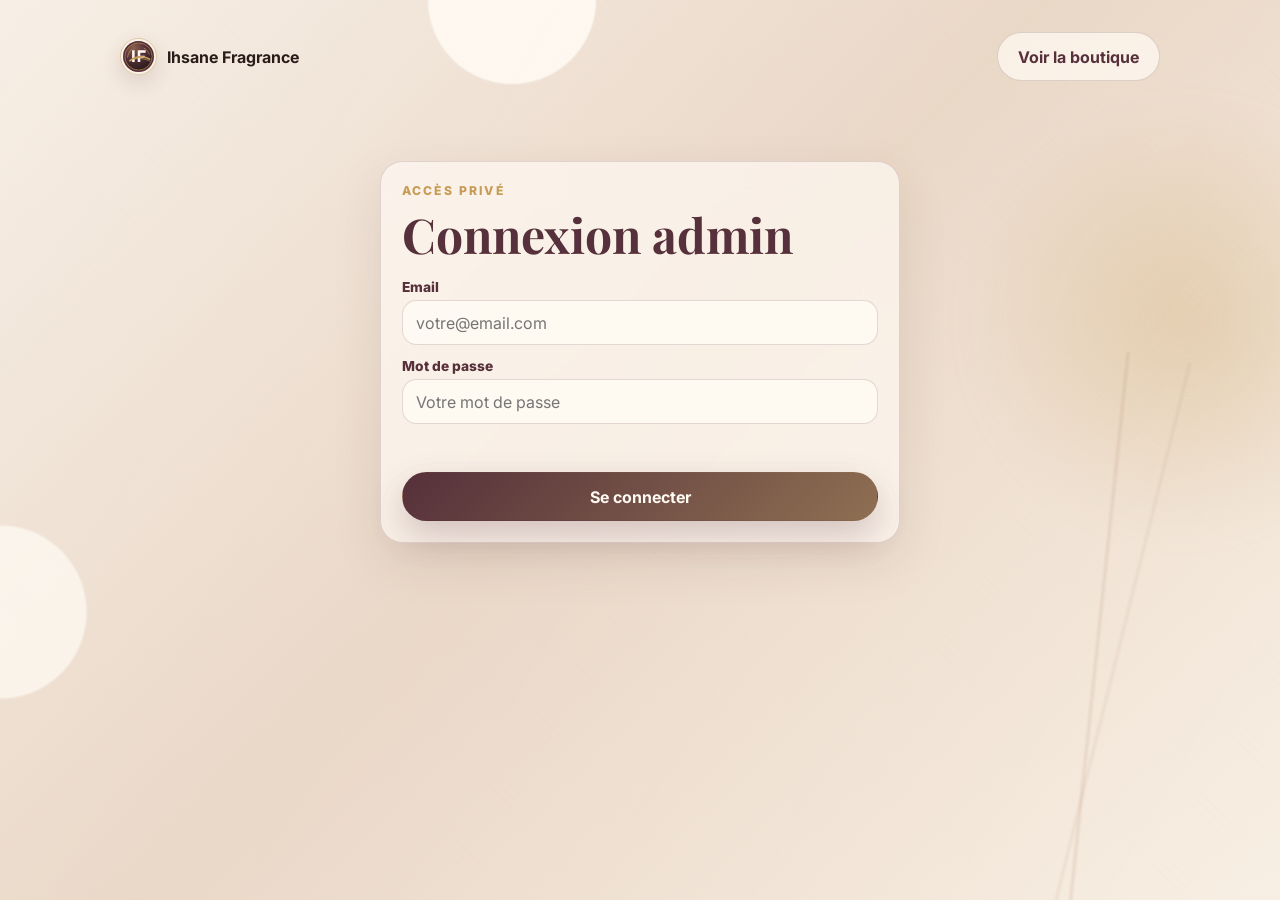
<file: html/admin.html>
<!doctype html>
<html lang="fr">
  <head>
    <meta charset="utf-8">
    <meta name="viewport" content="width=device-width, initial-scale=1">
    <meta name="robots" content="noindex">
    <title>Admin | Ihsane Fragrance</title>
    <link rel="preconnect" href="https://fonts.googleapis.com">
    <link rel="preconnect" href="https://fonts.gstatic.com" crossorigin>
    <link href="https://fonts.googleapis.com/css2?family=Inter:wght@300;400;500;600;700;800&family=Playfair+Display:wght@600;700&display=swap" rel="stylesheet">
    <link rel="stylesheet" href="../css/styles.css">
  </head>
  <body class="admin-body">
    <div class="soft-noise" aria-hidden="true"></div>
    <main class="admin-shell">
      <div class="admin-top">
        <a class="brand" href="index.html">
          <span class="brand-mark"><img src="../images/logo/ihsane-logo.svg" alt="" aria-hidden="true"></span>
          <span>Ihsane Fragrance</span>
        </a>
        <div class="admin-actions">
          <button class="button ghost admin-logout" type="button" hidden>Déconnexion</button>
          <a class="button secondary" href="index.html">Voir la boutique</a>
        </div>
      </div>

      <section class="admin-login admin-panel" id="adminLogin">
        <p class="eyebrow">Accès privé</p>
        <h1 id="loginTitle">Connexion admin</h1>
        <form class="product-form" id="loginForm">
          <label class="field">
            <span>Email</span>
            <input name="email" type="email" required placeholder="votre@email.com" autocomplete="username">
          </label>
          <label class="field">
            <span>Mot de passe</span>
            <input name="password" type="password" required placeholder="Votre mot de passe" autocomplete="current-password">
          </label>
          <label class="field" id="confirmPasswordField" hidden>
            <span>Confirmer le mot de passe</span>
            <input name="confirmPassword" type="password" placeholder="Confirmer votre mot de passe">
          </label>
          <p class="login-error" id="loginError" role="alert"></p>
          <button class="button primary" type="submit" id="loginSubmit">Se connecter</button>
        </form>
      </section>

      <section class="admin-grid admin-private" id="adminPrivate" hidden>
        <div class="admin-panel">
          <p class="eyebrow">Administration</p>
          <h1>Produits</h1>

          <div class="storage-config">
            <p class="eyebrow">Configuration Stockage Externe</p>
            <details>
              <summary>Configurer JSONBin.io (pour GitHub Pages)</summary>
              <form class="product-form" id="storageConfigForm">
                <label class="field">
                  <span>URL JSONBin</span>
                  <input name="storageUrl" type="url" placeholder="https://api.jsonbin.io/v3/b/...">
                </label>
                <label class="field">
                  <span>Clé API (X-Master-Key)</span>
                  <input name="storageKey" type="password" placeholder="Votre clé API JSONBin">
                </label>
                <button class="button primary" type="submit">Sauvegarder la configuration</button>
                <button class="button ghost" type="button" id="clearStorageConfig">Effacer</button>
              </form>
            </details>
          </div>

          <form class="product-form" id="productForm">
            <label class="field">
              <span>Nom du produit</span>
              <input name="name" required placeholder="Ex: Musc de Soie">
            </label>
            <label class="field">
              <span>Catégorie</span>
              <select name="category" required>
                <option>Parfums</option>
                <option>Huiles parfumées</option>
                <option>Extraits</option>
                <option>Brumes</option>
                <option>Musc</option>
              </select>
            </label>
            <label class="field">
              <span>Prix FCFA</span>
              <input name="price" required type="number" min="0" step="500" placeholder="12000">
            </label>
            <label class="field">
              <span>Badge</span>
              <input name="badge" placeholder="Promo, Nouveau, Best seller">
            </label>
            <label class="field">
              <span>Source de l'image</span>
              <select name="imageSource" id="imageSource" required>
                <option value="url">URL</option>
                <option value="upload">Upload local</option>
              </select>
            </label>
            <label class="field" id="urlField">
              <span>Image URL</span>
              <input name="imageUrl" id="imageUrl" placeholder="https://...">
            </label>
            <label class="field" id="uploadField" hidden>
              <span>Image locale</span>
              <input name="imageFile" id="imageFile" type="file" accept="image/*">
            </label>
            <input type="hidden" name="image" id="imageHidden">
            <button class="button primary" type="submit">Ajouter le produit</button>
            <button class="button ghost" type="button" id="cancelEdit" hidden>Annuler</button>
            <button class="button ghost" type="button" id="exportJSON">Exporter JSON</button>
            <button class="button ghost" type="button" id="importJSON">Importer JSON</button>
            <input type="file" id="importFile" accept=".json" hidden>
          </form>
        </div>

        <div class="admin-panel">
          <p class="eyebrow">Catalogue</p>
          <h2>Produits affichés</h2>
          <div class="admin-products" id="adminProducts"></div>
        </div>
      </section>
    </main>

    <script src="../js/script.js"></script>
    <script src="../js/admin.js"></script>
  </body>
</html>
</file>
<file: css/styles.css>
:root {
  --cream: #f7efe5;
  --beige: #eadcca;
  --sand: #d9c2aa;
  --latte: #b58d71;
  --chocolate: #56303a;
  --coffee: #2a1c19;
  --black: #11100f;
  --gold: #c79b55;
  --white: #fffaf3;
  --glass: rgba(255, 250, 243, 0.68);
  --line: rgba(86, 48, 58, 0.16);
  --shadow: 0 24px 70px rgba(63, 40, 32, 0.16);
}

* { box-sizing: border-box; }
html { scroll-behavior: smooth; }
body {
  margin: 0;
  color: var(--coffee);
  background:
    radial-gradient(circle at 40% 0%, rgba(255,250,243,.9) 0 7%, transparent 7.2%),
    radial-gradient(circle at 0 68%, rgba(255,250,243,.75) 0 6%, transparent 6.2%),
    linear-gradient(135deg, var(--cream), #ead8c7 48%, #f8efe4);
  font-family: Inter, system-ui, -apple-system, BlinkMacSystemFont, "Segoe UI", sans-serif;
  overflow-x: hidden;
}
body:not(.admin-body) {
  cursor: default;
  user-select: none;
}
body:not(.admin-body) input,
body:not(.admin-body) textarea,
body:not(.admin-body) select,
.admin-body {
  user-select: auto;
}
body::before, body::after {
  content: "";
  position: fixed;
  z-index: -2;
  pointer-events: none;
}
body::before {
  width: 32rem;
  height: 32rem;
  right: -10rem;
  top: 4rem;
  border-radius: 50%;
  background: radial-gradient(circle, rgba(199,155,85,.28), transparent 62%);
  filter: blur(14px);
}
body::after {
  width: 18rem;
  height: 44rem;
  right: 3vw;
  top: 22rem;
  background:
    linear-gradient(86deg, transparent 47%, rgba(130,76,42,.28) 48%, transparent 49%),
    linear-gradient(94deg, transparent 51%, rgba(130,76,42,.18) 52%, transparent 53%);
  transform: rotate(10deg);
  opacity: .35;
}
a { color: inherit; text-decoration: none; }
a,
button,
[role="button"] {
  cursor: pointer;
}
button, input, select { font: inherit; }
img { display: block; max-width: 100%; }
[hidden] { display: none !important; }
.soft-noise {
  position: fixed;
  inset: 0;
  z-index: -1;
  pointer-events: none;
  opacity: .22;
  background-image:
    linear-gradient(120deg, rgba(255,255,255,.18), transparent),
    repeating-linear-gradient(45deg, rgba(86,48,58,.025) 0 1px, transparent 1px 7px);
}

.site-header {
  position: sticky;
  top: 0;
  z-index: 20;
  display: grid;
  grid-template-columns: auto 1fr auto;
  align-items: center;
  gap: 1.2rem;
  width: min(1180px, calc(100% - 2rem));
  margin: 1rem auto 0;
  padding: .65rem .75rem .65rem 1rem;
  border: 1px solid var(--line);
  border-radius: 999px;
  background: rgba(247,239,229,.78);
  box-shadow: 0 18px 55px rgba(62,39,32,.1);
  backdrop-filter: blur(18px);
}
.brand {
  display: inline-flex;
  align-items: center;
  gap: .65rem;
  font-weight: 700;
  white-space: nowrap;
}
.brand-mark {
  display: grid;
  width: 2.3rem;
  height: 2.3rem;
  place-items: center;
  padding: .12rem;
  border: 1px solid rgba(199,155,85,.46);
  border-radius: 50%;
  background: rgba(255,250,243,.55);
  box-shadow: 0 8px 20px rgba(86,48,58,.14);
  overflow: hidden;
}
.brand-mark img {
  width: 100%;
  height: 100%;
  object-fit: contain;
}
.main-nav {
  display: flex;
  justify-content: center;
  gap: clamp(.75rem, 2vw, 1.8rem);
  color: rgba(42,28,25,.76);
  font-size: .92rem;
  font-weight: 500;
}
.main-nav a { position: relative; padding: .45rem 0; }
.main-nav a::after {
  content: "";
  position: absolute;
  left: 0;
  right: 0;
  bottom: 0;
  height: 1px;
  background: var(--gold);
  transform: scaleX(0);
  transition: transform .25s ease;
}
.main-nav a:hover::after { transform: scaleX(1); }
.header-actions, .hero-actions, .contact-actions {
  display: flex;
  align-items: center;
  gap: .7rem;
}
.cart-button, .nav-toggle, .close-cart {
  border: 0;
  cursor: pointer;
  color: inherit;
  background: transparent;
}
.cart-button {
  position: relative;
  display: grid;
  width: 2.7rem;
  height: 2.7rem;
  place-items: center;
  border: 1px solid var(--line);
  border-radius: 50%;
  background: rgba(255,250,243,.76);
}
.cart-icon {
  width: 1rem;
  height: 1rem;
  border: 2px solid var(--chocolate);
  border-top: 0;
  border-radius: 0 0 .35rem .35rem;
}
.cart-icon::before {
  content: "";
  display: block;
  width: .75rem;
  height: .45rem;
  margin: -.48rem auto 0;
  border: 2px solid var(--chocolate);
  border-bottom: 0;
  border-radius: .7rem .7rem 0 0;
}
.cart-count {
  position: absolute;
  top: -.35rem;
  right: -.25rem;
  min-width: 1.25rem;
  height: 1.25rem;
  display: grid;
  place-items: center;
  padding: 0 .25rem;
  border-radius: 999px;
  color: var(--white);
  background: var(--chocolate);
  font-size: .72rem;
  font-weight: 700;
}
.whatsapp-button, .button {
  display: inline-flex;
  align-items: center;
  justify-content: center;
  min-height: 2.85rem;
  padding: .85rem 1.25rem;
  border: 1px solid transparent;
  border-radius: 999px;
  cursor: pointer;
  font-weight: 700;
  transition: transform .25s ease, box-shadow .25s ease, background .25s ease;
}
.whatsapp-button, .button.primary {
  color: var(--white);
  background: linear-gradient(135deg, var(--chocolate), #8f6f52);
  box-shadow: 0 14px 34px rgba(86,48,58,.24);
}
.button.secondary {
  color: var(--chocolate);
  border-color: rgba(86,48,58,.18);
  background: rgba(255,250,243,.72);
}
.button.ghost {
  color: var(--coffee);
  border-color: rgba(199,155,85,.38);
  background: rgba(199,155,85,.13);
}
.button:hover, .whatsapp-button:hover {
  transform: translateY(-2px);
  box-shadow: 0 18px 42px rgba(86,48,58,.2);
}
.nav-toggle { display: none; }

.hero {
  position: relative;
  display: grid;
  grid-template-columns: minmax(0, .95fr) minmax(320px, 1.05fr);
  align-items: center;
  gap: clamp(2rem, 5vw, 5rem);
  width: min(1180px, calc(100% - 2rem));
  min-height: calc(100vh - 5.4rem);
  margin: 0 auto;
  padding: clamp(3rem, 7vw, 6rem) 0 clamp(2rem, 5vw, 4rem);
}
.hero::before {
  content: "";
  position: absolute;
  left: -7rem;
  top: 20%;
  width: 12rem;
  height: 18rem;
  background:
    radial-gradient(ellipse at 50% 10%, rgba(110,83,44,.32), transparent 55%),
    linear-gradient(30deg, transparent 44%, rgba(86,48,58,.18) 45% 47%, transparent 48%);
  border-radius: 50%;
  transform: rotate(-18deg);
  opacity: .72;
}
.eyebrow {
  margin: 0 0 .8rem;
  color: var(--gold);
  font-size: .76rem;
  font-weight: 800;
  letter-spacing: .18em;
  text-transform: uppercase;
}
h1, h2, h3, p { margin-top: 0; }
h1, h2 {
  color: var(--chocolate);
  font-family: "Playfair Display", Georgia, serif;
  line-height: .98;
}
h1 {
  max-width: 11ch;
  margin-bottom: 1.3rem;
  font-size: clamp(3.5rem, 8vw, 7.6rem);
}

.admin-login h1 {
  max-width: 100%;
  font-size: clamp(2rem, 5vw, 3rem);
}
h2 {
  margin-bottom: 1rem;
  font-size: clamp(2.1rem, 4vw, 4.35rem);
}
h3 { color: var(--chocolate); font-size: 1.15rem; }
.hero-text {
  max-width: 32rem;
  margin-bottom: 2rem;
  color: rgba(42,28,25,.72);
  font-size: clamp(1.02rem, 1.6vw, 1.22rem);
  font-weight: 300;
  line-height: 1.7;
}
.hero-stats {
  display: flex;
  flex-wrap: wrap;
  gap: .7rem;
  margin-top: 2rem;
}
.hero-stats span, .about-notes span {
  padding: .62rem .85rem;
  border: 1px solid rgba(86,48,58,.14);
  border-radius: 999px;
  background: rgba(255,250,243,.46);
  color: rgba(42,28,25,.72);
  font-size: .86rem;
}
.hero-media {
  position: relative;
  aspect-ratio: 1 / 1;
  min-height: 0;
  border-radius: 2.6rem;
  overflow: hidden;
  box-shadow: var(--shadow);
  animation: floatMedia 6s ease-in-out infinite;
  background: linear-gradient(135deg, #e8ded2, #cfc9bb);
}
.hero-media img, .about-visual img {
  width: 100%;
  height: 100%;
  object-fit: cover;
}
.hero-media img {
  object-position: center center;
  image-rendering: auto;
  filter: contrast(1.04) saturate(1.04);
  transform: scale(1.01);
}
.hero-media::after {
  content: "";
  position: absolute;
  inset: 0;
  background:
    linear-gradient(120deg, rgba(255,250,243,.06), transparent 38%),
    radial-gradient(circle at 58% 38%, rgba(199,155,85,.1), transparent 24%);
}
.gold-ring {
  position: absolute;
  z-index: 2;
  top: 22%;
  right: 8%;
  width: 17rem;
  height: 5.4rem;
  border-radius: 50%;
  border: .6rem solid rgba(210,166,88,.68);
  filter: blur(.4px);
  transform: rotate(-13deg);
  mix-blend-mode: screen;
}
.signature-card {
  position: absolute;
  z-index: 3;
  left: 8%;
  right: 8%;
  bottom: 7%;
  padding: 1rem 1.25rem;
  border: 1px solid rgba(255,250,243,.28);
  border-radius: 1.5rem;
  color: var(--white);
  background: rgba(42,28,25,.34);
  backdrop-filter: blur(16px);
  font-family: "Playfair Display", Georgia, serif;
  font-size: clamp(1.5rem, 4vw, 3rem);
  font-style: italic;
}
.hero-brand-card {
  position: absolute;
  z-index: 3;
  left: 1.2rem;
  right: 1.2rem;
  bottom: 1.2rem;
  display: flex;
  align-items: center;
  justify-content: space-between;
  gap: 1rem;
  padding: .9rem 1.05rem;
  border: 1px solid rgba(255,250,243,.44);
  border-radius: 1.3rem;
  color: var(--white);
  background: rgba(42,28,25,.38);
  backdrop-filter: blur(18px);
}
.hero-brand-card span {
  font-family: "Playfair Display", Georgia, serif;
  font-size: clamp(1.35rem, 3vw, 2.4rem);
  font-weight: 700;
}
.hero-brand-card small {
  color: rgba(255,250,243,.78);
  font-size: .78rem;
  font-weight: 700;
  letter-spacing: .12em;
  text-transform: uppercase;
  white-space: nowrap;
}

.section-pad {
  width: min(1180px, calc(100% - 2rem));
  margin: 0 auto;
  padding: clamp(3.5rem, 8vw, 7rem) 0;
}
.section-heading {
  display: flex;
  align-items: end;
  justify-content: space-between;
  gap: 2rem;
  margin-bottom: 2rem;
}
.section-heading h2 { max-width: 12ch; }
.category-grid {
  display: grid;
  grid-template-columns: repeat(5, 1fr);
  gap: 1rem;
}
.category-card, .product-card, .location-list article, .contact-panel, .admin-panel {
  border: 1px solid var(--line);
  background: var(--glass);
  box-shadow: 0 18px 50px rgba(65,42,34,.1);
  backdrop-filter: blur(18px);
}
.category-card {
  min-height: 13rem;
  padding: 1.15rem;
  border-radius: 1.35rem;
  transition: transform .25s ease, background .25s ease;
}
.category-card:hover, .product-card:hover {
  transform: translateY(-6px);
  background: rgba(255,250,243,.86);
}
.category-icon {
  display: grid;
  width: 2.9rem;
  height: 2.9rem;
  place-items: center;
  margin-bottom: 2.8rem;
  border-radius: 50%;
  color: var(--white);
  background: var(--chocolate);
  font-size: .8rem;
  font-weight: 800;
}
.category-card p, .product-card p, .about-copy p, .location-list p, .contact-panel p, .site-footer p {
  color: rgba(42,28,25,.68);
  line-height: 1.7;
}
.shop-heading { align-items: center; }
.filter-pills {
  display: flex;
  flex-wrap: wrap;
  justify-content: flex-end;
  gap: .55rem;
}
.filter {
  min-height: 2.45rem;
  padding: .55rem .9rem;
  border: 1px solid rgba(86,48,58,.14);
  border-radius: 999px;
  color: rgba(42,28,25,.72);
  background: rgba(255,250,243,.55);
  cursor: pointer;
}
.filter.active { color: var(--white); background: var(--chocolate); }
.product-grid {
  display: grid;
  grid-template-columns: repeat(4, 1fr);
  gap: 1.1rem;
}
.product-card {
  position: relative;
  overflow: hidden;
  border-radius: 1.55rem;
  transition: transform .25s ease, background .25s ease;
}
.product-card img {
  width: 100%;
  aspect-ratio: 1 / 1.08;
  object-fit: cover;
}
.product-content { padding: 1rem; }
.product-meta {
  display: flex;
  align-items: center;
  justify-content: space-between;
  gap: .7rem;
  margin-bottom: .9rem;
}
.price {
  color: var(--chocolate);
  font-weight: 800;
  white-space: nowrap;
}
.badge {
  position: absolute;
  top: .8rem;
  left: .8rem;
  padding: .45rem .7rem;
  border-radius: 999px;
  color: var(--white);
  background: rgba(86,48,58,.86);
  font-size: .74rem;
  font-weight: 800;
}
.add-to-cart {
  width: 100%;
  min-height: 2.65rem;
  border: 0;
  border-radius: 999px;
  color: var(--white);
  background: linear-gradient(135deg, var(--coffee), var(--chocolate));
  cursor: pointer;
  font-weight: 800;
}

.about {
  display: grid;
  grid-template-columns: .92fr 1.08fr;
  align-items: center;
  gap: clamp(2rem, 5vw, 5rem);
}
.about-visual {
  min-height: 35rem;
  overflow: hidden;
  border-radius: 2.7rem;
  box-shadow: var(--shadow);
}
.about-copy p { max-width: 42rem; font-size: 1.08rem; }
.about-notes {
  display: flex;
  flex-wrap: wrap;
  gap: .7rem;
  margin-top: 1.5rem;
}
.location-layout {
  display: grid;
  grid-template-columns: .78fr 1.22fr;
  gap: 1rem;
}
.location-list {
  display: grid;
  gap: 1rem;
}
.location-list article {
  padding: 1.35rem;
  border-radius: 1.4rem;
}
.location-list span {
  color: var(--gold);
  font-size: .78rem;
  font-weight: 800;
  text-transform: uppercase;
}
.map-link {
  display: inline-flex;
  align-items: center;
  min-height: 2.4rem;
  margin-top: .35rem;
  padding: .55rem .85rem;
  border: 1px solid rgba(86,48,58,.14);
  border-radius: 999px;
  color: var(--chocolate);
  background: rgba(255,250,243,.62);
  font-size: .86rem;
  font-weight: 800;
}
.map-card {
  position: relative;
  min-height: 25rem;
  overflow: hidden;
  border: 1px solid var(--line);
  border-radius: 2rem;
  background: rgba(255,250,243,.72);
  box-shadow: var(--shadow);
}
.google-map {
  position: relative;
  z-index: 1;
  width: 100%;
  height: 100%;
  min-height: 25rem;
  border: 0;
  filter: sepia(.18) saturate(.9) contrast(.96);
}
.map-switch {
  position: absolute;
  left: 1rem;
  top: 1rem;
  z-index: 8;
  display: flex;
  gap: .5rem;
  padding: .35rem;
  border: 1px solid rgba(86,48,58,.12);
  border-radius: 999px;
  background: rgba(255,250,243,.86);
  box-shadow: 0 14px 34px rgba(63,40,32,.14);
  backdrop-filter: blur(14px);
  pointer-events: auto;
}
.map-choice {
  min-height: 2.25rem;
  padding: .5rem .8rem;
  border: 0;
  border-radius: 999px;
  color: var(--chocolate);
  background: transparent;
  cursor: pointer;
  font-size: .82rem;
  font-weight: 800;
  pointer-events: auto;
}
.map-choice.active {
  color: var(--white);
  background: var(--chocolate);
}
.map-open-link {
  position: absolute;
  right: 1rem;
  top: 1rem;
  z-index: 8;
  display: inline-flex;
  align-items: center;
  min-height: 2.6rem;
  padding: .55rem .9rem;
  border: 1px solid rgba(255,250,243,.54);
  border-radius: 999px;
  color: var(--white);
  background: rgba(86,48,58,.88);
  box-shadow: 0 14px 34px rgba(63,40,32,.18);
  font-size: .82rem;
  font-weight: 800;
}
.map-hint {
  position: absolute;
  left: 1rem;
  right: 1rem;
  bottom: 1rem;
  z-index: 8;
  max-width: 26rem;
  padding: .7rem .85rem;
  border: 1px solid rgba(255,250,243,.5);
  border-radius: 1rem;
  color: var(--white);
  background: rgba(42,28,25,.64);
  box-shadow: 0 14px 34px rgba(63,40,32,.18);
  backdrop-filter: blur(14px);
  font-size: .82rem;
  font-weight: 700;
}
.custom-map-pin {
  position: absolute;
  left: 50%;
  top: 53%;
  z-index: 7;
  display: none;
  align-items: center;
  gap: .55rem;
  padding: .55rem .85rem .55rem .6rem;
  border: 1px solid rgba(255,250,243,.64);
  border-radius: 999px;
  color: var(--white);
  background: linear-gradient(135deg, var(--chocolate), #8f6f52);
  box-shadow: 0 18px 44px rgba(63,40,32,.3);
  transform: translate(-50%, -50%);
  font-size: .86rem;
  transition: transform .25s ease, box-shadow .25s ease;
  pointer-events: auto;
}
.custom-map-pin.active {
  display: inline-flex;
  animation: pinPulse 1.8s ease-in-out infinite;
}
.custom-map-pin:hover {
  transform: translate(-50%, calc(-50% - 4px));
  box-shadow: 0 24px 54px rgba(63,40,32,.34);
}
.pin-bottle {
  position: relative;
  display: block;
  width: 1.65rem;
  height: 1.95rem;
  border: 2px solid rgba(255,250,243,.92);
  border-radius: .45rem .45rem .6rem .6rem;
  background: rgba(199,155,85,.34);
}
.pin-bottle::before {
  content: "";
  position: absolute;
  left: 50%;
  top: -.55rem;
  width: .55rem;
  height: .5rem;
  border-radius: .15rem .15rem 0 0;
  background: var(--black);
  transform: translateX(-50%);
}
.pin-bottle::after {
  content: "";
  position: absolute;
  left: 50%;
  bottom: -.86rem;
  width: .72rem;
  height: .72rem;
  border-radius: 0 0 100% 0;
  background: #8f6f52;
  transform: translateX(-50%) rotate(45deg);
}
@keyframes pinPulse {
  0%, 100% {
    box-shadow: 0 18px 44px rgba(63,40,32,.3);
  }
  50% {
    box-shadow: 0 22px 58px rgba(199,155,85,.42);
  }
}
.map-line {
  position: absolute;
  left: 17%;
  top: 56%;
  width: 62%;
  height: 2px;
  background: linear-gradient(90deg, transparent, var(--gold), transparent);
  transform: rotate(-13deg);
}
.pin {
  position: absolute;
  display: inline-flex;
  align-items: center;
  gap: .45rem;
  padding: .65rem .85rem;
  border-radius: 999px;
  color: var(--white);
  background: var(--chocolate);
  box-shadow: 0 16px 30px rgba(86,48,58,.22);
  font-weight: 800;
  transition: transform .25s ease, box-shadow .25s ease;
}
.pin:hover {
  transform: translateY(-3px);
  box-shadow: 0 20px 38px rgba(86,48,58,.28);
}
.pin::before {
  content: "";
  width: .55rem;
  height: .55rem;
  border-radius: 50%;
  background: var(--gold);
}
.pin-one { left: 17%; top: 39%; }
.pin-two { right: 18%; bottom: 26%; }
.map-watermark {
  position: absolute;
  right: 4%;
  bottom: -8%;
  color: rgba(86,48,58,.06);
  font-family: "Playfair Display", serif;
  font-size: 14rem;
  font-weight: 700;
}
.contact-panel {
  position: relative;
  overflow: hidden;
  padding: clamp(2rem, 5vw, 4rem);
  border-radius: 2rem;
}
.contact-panel::after {
  content: "";
  position: absolute;
  right: -4rem;
  bottom: -7rem;
  width: 22rem;
  height: 22rem;
  border-radius: 50%;
  border: 3rem solid rgba(199,155,85,.12);
}
.contact-panel h2 { max-width: 13ch; }
.site-footer {
  display: grid;
  grid-template-columns: 1.2fr .6fr .7fr 1.1fr;
  gap: 2rem;
  width: min(1180px, calc(100% - 2rem));
  margin: 0 auto;
  padding: 3rem 0 2rem;
  border-top: 1px solid var(--line);
}
.site-footer nav, .footer-socials, .creator-credit {
  display: grid;
  align-content: start;
  gap: .65rem;
}
.creator-credit {
  color: rgba(42,28,25,.68);
  font-size: .92rem;
  line-height: 1.6;
}
.creator-credit > span {
  color: var(--chocolate);
  font-weight: 800;
}
.creator-links {
  display: flex;
  flex-wrap: wrap;
  gap: .45rem;
}
.creator-links a {
  display: inline-flex;
  align-items: center;
  min-height: 2rem;
  padding: .4rem .65rem;
  border: 1px solid rgba(86,48,58,.13);
  border-radius: 999px;
  background: rgba(255,250,243,.5);
  font-size: .82rem;
  font-weight: 700;
}

.cart-drawer {
  position: fixed;
  inset: 0;
  z-index: 40;
  pointer-events: none;
  opacity: 0;
  transition: opacity .25s ease;
}
.cart-drawer.open {
  pointer-events: auto;
  opacity: 1;
}
.cart-backdrop {
  position: absolute;
  inset: 0;
  background: rgba(17,16,15,.38);
}
.cart-panel {
  position: absolute;
  right: 0;
  top: 0;
  display: flex;
  flex-direction: column;
  width: min(430px, 100%);
  height: 100%;
  padding: 1.2rem;
  background: var(--cream);
  box-shadow: -24px 0 70px rgba(17,16,15,.2);
  transform: translateX(100%);
  transition: transform .28s ease;
}
.cart-drawer.open .cart-panel { transform: translateX(0); }
.cart-head {
  display: flex;
  align-items: center;
  justify-content: space-between;
  gap: 1rem;
  margin-bottom: 1rem;
}
.close-cart {
  width: 2.6rem;
  height: 2.6rem;
  border-radius: 50%;
  background: rgba(86,48,58,.1);
  font-size: 1.6rem;
}
.cart-items {
  display: grid;
  gap: .85rem;
  overflow: auto;
  padding-right: .2rem;
}
.cart-item {
  display: grid;
  grid-template-columns: 4.2rem 1fr auto;
  align-items: center;
  gap: .8rem;
  padding: .65rem;
  border: 1px solid var(--line);
  border-radius: 1rem;
  background: rgba(255,250,243,.68);
}
.cart-item img {
  width: 4.2rem;
  height: 4.2rem;
  border-radius: .8rem;
  object-fit: cover;
}
.cart-item h3 { margin-bottom: .25rem; font-size: .96rem; }
.qty-actions {
  display: flex;
  align-items: center;
  gap: .4rem;
}
.qty-actions button {
  width: 1.8rem;
  height: 1.8rem;
  border: 1px solid var(--line);
  border-radius: 50%;
  background: var(--white);
  cursor: pointer;
}
.cart-empty {
  margin: auto;
  color: rgba(42,28,25,.62);
  text-align: center;
}
.cart-footer {
  display: grid;
  gap: 1rem;
  margin-top: auto;
  padding-top: 1rem;
  border-top: 1px solid var(--line);
}
.cart-total {
  display: flex;
  justify-content: space-between;
  font-size: 1.1rem;
}
.floating-whatsapp {
  position: fixed;
  right: 1.15rem;
  bottom: 1.15rem;
  z-index: 30;
  display: grid;
  width: 3.5rem;
  height: 3.5rem;
  place-items: center;
  border: 1px solid rgba(255,250,243,.46);
  border-radius: 50%;
  color: var(--white);
  background: #5a7d45;
  box-shadow: 0 18px 42px rgba(42,72,36,.34);
  font-weight: 900;
}
[data-reveal] {
  opacity: 0;
  transform: translateY(24px);
  transition: opacity .7s ease, transform .7s ease;
}
[data-reveal].is-visible {
  opacity: 1;
  transform: translateY(0);
}
@keyframes floatMedia {
  0%, 100% { transform: translateY(0); }
  50% { transform: translateY(-10px); }
}

.admin-body { min-height: 100vh; padding: 2rem 1rem; }
.admin-shell { width: min(1040px, 100%); margin: 0 auto; }
.admin-top {
  display: flex;
  align-items: center;
  justify-content: space-between;
  gap: 1rem;
  margin-bottom: 1.5rem;
}
.admin-actions {
  display: flex;
  align-items: center;
  gap: .7rem;
}
.admin-panel { padding: 1.3rem; border-radius: 1.4rem; }
.admin-login {
  width: min(520px, 100%);
  margin: clamp(2rem, 8vw, 5rem) auto 0;
}
.admin-grid {
  display: grid;
  grid-template-columns: .9fr 1.1fr;
  gap: 1rem;
}
.product-form { display: grid; gap: .8rem; }
.field { display: grid; gap: .35rem; }
.field span {
  color: var(--chocolate);
  font-size: .86rem;
  font-weight: 800;
}
.field input, .field select {
  width: 100%;
  min-height: 2.8rem;
  padding: .65rem .8rem;
  border: 1px solid var(--line);
  border-radius: .9rem;
  color: var(--coffee);
  background: rgba(255,250,243,.82);
}
.login-error {
  min-height: 1.4rem;
  margin: 0;
  color: #9f2d2d;
  font-weight: 700;
}
.admin-products { display: grid; gap: .7rem; }
.admin-product {
  display: grid;
  grid-template-columns: 4rem 1fr auto;
  align-items: center;
  gap: .8rem;
  padding: .6rem;
  border: 1px solid var(--line);
  border-radius: 1rem;
  background: rgba(255,250,243,.62);
}
.admin-product img {
  width: 4rem;
  height: 4rem;
  border-radius: .75rem;
  object-fit: cover;
}
.admin-product-actions {
  display: flex;
  gap: .5rem;
  align-items: center;
}
.admin-product button {
  border: 0;
  border-radius: 999px;
  padding: .55rem .8rem;
  color: var(--white);
  background: var(--chocolate);
  cursor: pointer;
  font-size: .85rem;
  font-weight: 500;
}
.admin-product button.edit-btn {
  background: var(--latte);
}
.admin-product button.delete-btn {
  background: #9f2d2d;
}
.storage-config {
  margin-bottom: 2rem;
  padding: 1rem;
  border: 1px solid var(--line);
  border-radius: 1rem;
  background: rgba(255,250,243,.42);
}
.storage-config details {
  cursor: pointer;
}
.storage-config summary {
  font-weight: 600;
  color: var(--chocolate);
  padding: 0.5rem 0;
}
.storage-config summary:hover {
  color: var(--latte);
}
.storage-config form {
  margin-top: 1rem;
  padding-top: 1rem;
  border-top: 1px solid var(--line);
}

@media (max-width: 980px) {
  .site-header { grid-template-columns: auto auto auto; }
  .nav-toggle {
    display: grid;
    width: 2.7rem;
    height: 2.7rem;
    place-items: center;
    border: 1px solid var(--line);
    border-radius: 50%;
    background: rgba(255,250,243,.72);
  }
  .nav-toggle span {
    width: 1.1rem;
    height: 2px;
    background: var(--chocolate);
  }
  .main-nav {
    position: absolute;
    left: 0;
    right: 0;
    top: calc(100% + .55rem);
    display: none;
    padding: 1rem;
    border: 1px solid var(--line);
    border-radius: 1.2rem;
    background: rgba(247,239,229,.96);
    box-shadow: var(--shadow);
  }
  .main-nav.open { display: grid; }
  .hero, .about, .location-layout, .admin-grid { grid-template-columns: 1fr; }
  .category-grid, .product-grid { grid-template-columns: repeat(2, 1fr); }
  .site-footer { grid-template-columns: 1fr; }
}
@media (max-width: 640px) {
  body::before,
  body::after {
    opacity: .28;
  }
  .site-header {
    width: calc(100% - 1rem);
    margin-top: .5rem;
    padding: .55rem;
    border-radius: 1.4rem;
    gap: .55rem;
  }
  .brand { gap: .45rem; }
  .brand-mark {
    width: 2.05rem;
    height: 2.05rem;
  }
  .brand span:last-child {
    max-width: 8.4rem;
    overflow: hidden;
    text-overflow: ellipsis;
    font-size: .92rem;
  }
  .header-actions .whatsapp-button { display: none; }
  .cart-button,
  .nav-toggle {
    width: 2.45rem;
    height: 2.45rem;
  }
  .main-nav {
    gap: .15rem;
    padding: .8rem;
  }
  .main-nav a {
    min-height: 2.6rem;
    display: flex;
    align-items: center;
    border-bottom: 1px solid rgba(86,48,58,.08);
  }
  .hero {
    width: calc(100% - 1.2rem);
    min-height: auto;
    gap: 1.6rem;
    padding-top: 1.7rem;
    padding-bottom: 2.5rem;
  }
  .eyebrow {
    font-size: .68rem;
    letter-spacing: .14em;
  }
  h1 {
    max-width: 12ch;
    font-size: clamp(2.65rem, 13.4vw, 3.8rem);
  }
  h2 {
    font-size: clamp(2rem, 10vw, 2.85rem);
  }
  .hero-text {
    margin-bottom: 1.2rem;
    font-size: 1rem;
    line-height: 1.55;
  }
  .hero-actions, .contact-actions, .section-heading, .shop-heading, .admin-top, .admin-actions {
    align-items: stretch;
    flex-direction: column;
  }
  .button,
  .whatsapp-button {
    width: 100%;
    min-height: 3rem;
  }
  .hero-stats {
    margin-top: 1rem;
    gap: .45rem;
  }
  .hero-stats span,
  .about-notes span {
    padding: .52rem .7rem;
    font-size: .78rem;
  }
  .hero-media { min-height: 0; border-radius: 1.65rem; }
  .hero-brand-card {
    left: .8rem;
    right: .8rem;
    bottom: .8rem;
    align-items: flex-start;
    flex-direction: column;
    gap: .25rem;
    padding: .75rem .85rem;
    border-radius: 1rem;
  }
  .hero-brand-card span {
    font-size: 1.35rem;
  }
  .hero-brand-card small {
    font-size: .64rem;
    white-space: normal;
  }
  .gold-ring { width: 12rem; height: 4rem; }
  .section-pad {
    width: calc(100% - 1.2rem);
    padding: 3.1rem 0;
  }
  .category-grid { grid-template-columns: 1fr; }
  .product-grid { grid-template-columns: repeat(3, 1fr); gap: 0.5rem; }
  .category-card {
    min-height: auto;
    padding: 1rem;
  }
  .product-card {
    border-radius: 0.9rem;
  }
  .product-card img {
    aspect-ratio: 1 / 1;
  }
  .product-content {
    padding: 0.6rem;
  }
  .product-content h3 {
    font-size: 0.85rem;
  }
  .product-content .price {
    font-size: 0.8rem;
  }
  .add-to-cart {
    padding: 0.4rem 0.6rem;
    font-size: 0.75rem;
  }
  .category-icon {
    width: 2.45rem;
    height: 2.45rem;
    margin-bottom: 1.1rem;
  }
  .filter-pills {
    flex-wrap: nowrap;
    justify-content: flex-start;
    overflow-x: auto;
    padding-bottom: .25rem;
    scrollbar-width: none;
  }
  .filter-pills::-webkit-scrollbar { display: none; }
  .filter {
    flex: 0 0 auto;
    min-height: 2.35rem;
    padding: .5rem .78rem;
    font-size: .86rem;
  }
  .product-content {
    padding: 0.6rem;
  }
  .about {
    gap: 1.4rem;
  }
  .about-visual {
    min-height: 21rem;
    border-radius: 1.55rem;
  }
  .location-list article {
    padding: 1rem;
  }
  .map-card { min-height: 24rem; border-radius: 1.35rem; }
  .google-map { min-height: 24rem; }
  .map-switch {
    left: .75rem;
    right: .75rem;
    justify-content: center;
    top: .75rem;
    overflow-x: auto;
  }
  .map-choice {
    flex: 1;
    min-width: max-content;
  }
  .map-open-link {
    top: auto;
    right: .75rem;
    bottom: .75rem;
    left: .75rem;
    justify-content: center;
  }
  .map-hint {
    left: .75rem;
    right: .75rem;
    bottom: 4.25rem;
    padding: .62rem .75rem;
    font-size: .76rem;
  }
  .custom-map-pin {
    top: 50%;
    max-width: calc(100% - 2rem);
    font-size: .78rem;
  }
  .pin-one { left: 8%; }
  .pin-two { right: 8%; }
  .contact-panel {
    padding: 1.3rem;
    border-radius: 1.35rem;
  }
  .contact-panel::after {
    width: 13rem;
    height: 13rem;
    right: -5rem;
    bottom: -5rem;
    border-width: 2rem;
  }
  .site-footer {
    width: calc(100% - 1.2rem);
    gap: 1.4rem;
    padding: 2.2rem 0 5rem;
  }
  .cart-panel {
    width: 100%;
    padding: .95rem;
  }
  .cart-item {
    grid-template-columns: 3.6rem 1fr;
  }
  .cart-item img {
    width: 3.6rem;
    height: 3.6rem;
  }
  .qty-actions {
    grid-column: 1 / -1;
    justify-content: flex-end;
  }
  .floating-whatsapp {
    right: .85rem;
    bottom: .85rem;
    width: 3.1rem;
    height: 3.1rem;
  }
}

@media (max-width: 390px) {
  .brand span:last-child {
    max-width: 7.1rem;
  }
  h1 {
    font-size: clamp(2.35rem, 12vw, 3.15rem);
  }
  .hero-actions,
  .contact-actions {
    gap: .55rem;
  }
  .button {
    padding-inline: .95rem;
    font-size: .9rem;
  }
  .hero-brand-card span {
    font-size: 1.18rem;
  }
  .map-hint {
    display: none;
  }
  .map-open-link {
    bottom: .65rem;
  }
}
</file>
